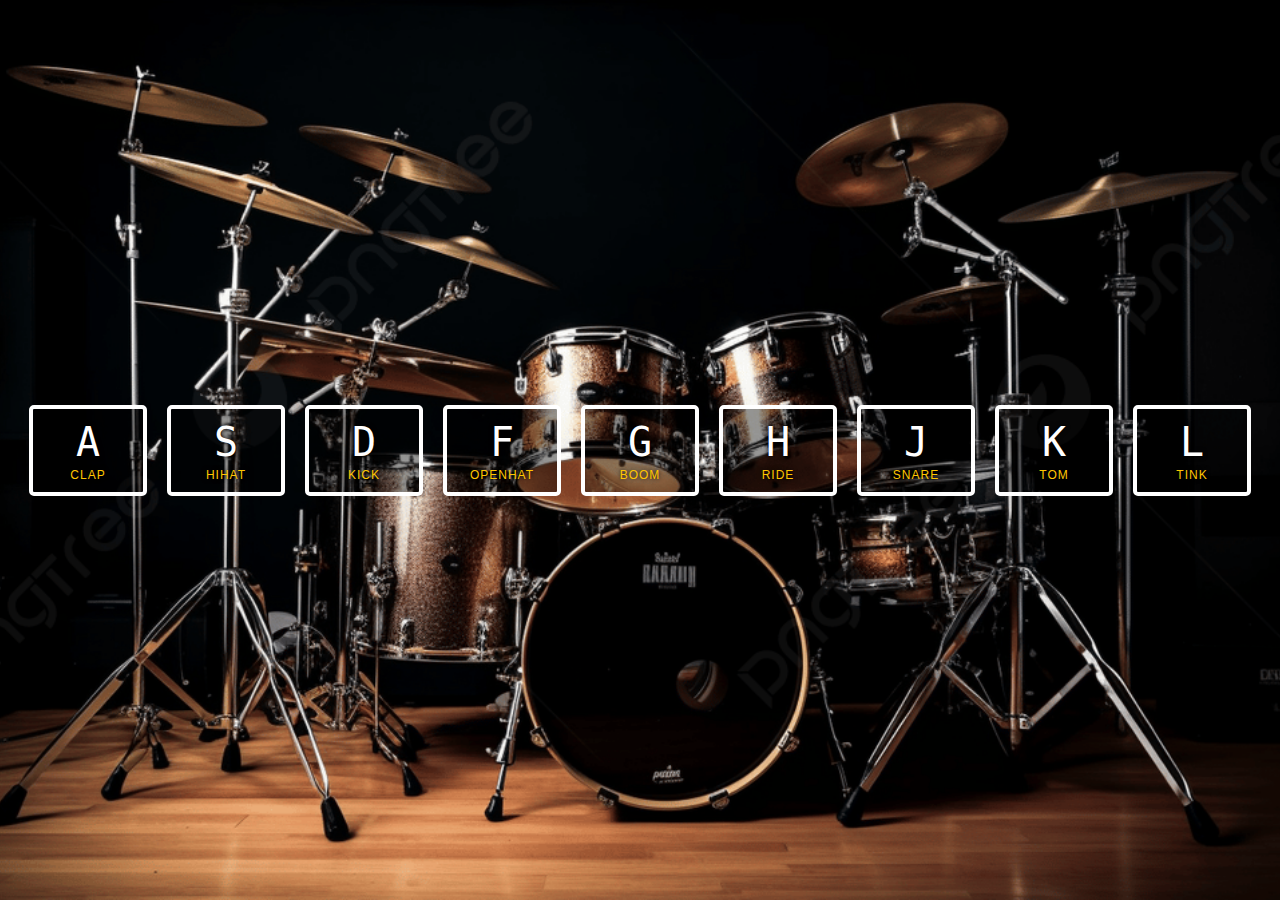
<file: Assignment_2_web/index.html>
<!DOCTYPE html>
<html lang="en">

<head>
  <meta charset="UTF-8">
  <title>JS Drum-Kit</title>
  <link rel="stylesheet" href="styles.css">
</head>

<body>

  <div class="keys">
    <div data-key="65" class="key">
      <kbd>A</kbd>
      <span class="sound">clap</span>
    </div>
    <div data-key="83" class="key">
      <kbd>S</kbd>
      <span class="sound">hihat</span>
    </div>
    <div data-key="68" class="key">
      <kbd>D</kbd>
      <span class="sound">kick</span>
    </div>
    <div data-key="70" class="key">
      <kbd>F</kbd>
      <span class="sound">openhat</span>
    </div>
    <div data-key="71" class="key">
      <kbd>G</kbd>
      <span class="sound">boom</span>
    </div>
    <div data-key="72" class="key">
      <kbd>H</kbd>
      <span class="sound">ride</span>
    </div>
    <div data-key="74" class="key">
      <kbd>J</kbd>
      <span class="sound">snare</span>
    </div>
    <div data-key="75" class="key">
      <kbd>K</kbd>
      <span class="sound">tom</span>
    </div>
    <div data-key="76" class="key">
      <kbd>L</kbd>
      <span class="sound">tink</span>
    </div>
  </div>

  <audio data-key="65" src="C:\Users\hp\Desktop\sounds\clap.wav"></audio>
  <audio data-key="83" src="C:\Users\hp\Desktop\sounds\hihat.wav"></audio>
  <audio data-key="68" src="C:\Users\hp\Desktop\sounds\kick.wav"></audio>
  <audio data-key="70" src="C:\Users\hp\Desktop\sounds\openhat.wav"></audio>
  <audio data-key="71" src="C:\Users\hp\Desktop\sounds\boom.wav"></audio>
  <audio data-key="72" src="C:\Users\hp\Desktop\sounds\ride.wav"></audio>
  <audio data-key="74" src="C:\Users\hp\Desktop\sounds\snare.wav"></audio>
  <audio data-key="75" src="C:\Users\hp\Desktop\sounds\tom.wav"></audio>
  <audio data-key="76" src="C:\Users\hp\Desktop\sounds\tink.wav"></audio>

  <script>
    /** GOAL: When a user opens this page and presses a key that corresponds with
      * one of our div elements, we should play the audio clip associated with
      * the keypress, add a class to the specific element that matches with the keypress,
      * and then remove that class in order to reset the element to it's original state.
      */

    (()=> {
      const playSound = (e) => {
        const soundclip = document.querySelector(`audio[data-key="${e.keyCode}"]`);
        const keyelement = document.querySelector(`.key[data-key="${e.keyCode}"]`);

        if (!soundclip) return undefined; // Stop function from running if key pressed doesn't match up with our elements

        keyelement.classList.add('playing');

        // Ensures that the sound clip always plays from the beginning. Otherwise,
        // if the 'a' key is pressed twice rapidly, the soundclip will only play through
        // once.
        soundclip.currentTime = 0;

        soundclip.play(); // Play sound
      }

      const removeTransition = (e) => {
        // skip if it's not a transform event
        if (e.propertyName !== 'transform') return undefined;
        e.target.classList.remove('playing');
      }

      // Find all elements in the document with a class 'key'
      const keys = document.querySelectorAll('.key');

      // Listen for any `keydown` events that occur on this browser window instance (this page)
      // When a `keydown` event is observered, trigger the `playSound` function, passing in the
      // `keydown` event as the argument (e)
      window.addEventListener('keydown', playSound);

      keys.forEach(key =>
        key.addEventListener(
          'transitionend',
          (e) => removeTransition.call(key, e)
        ));
    })();
  </script>

</body>

</html>
</file>
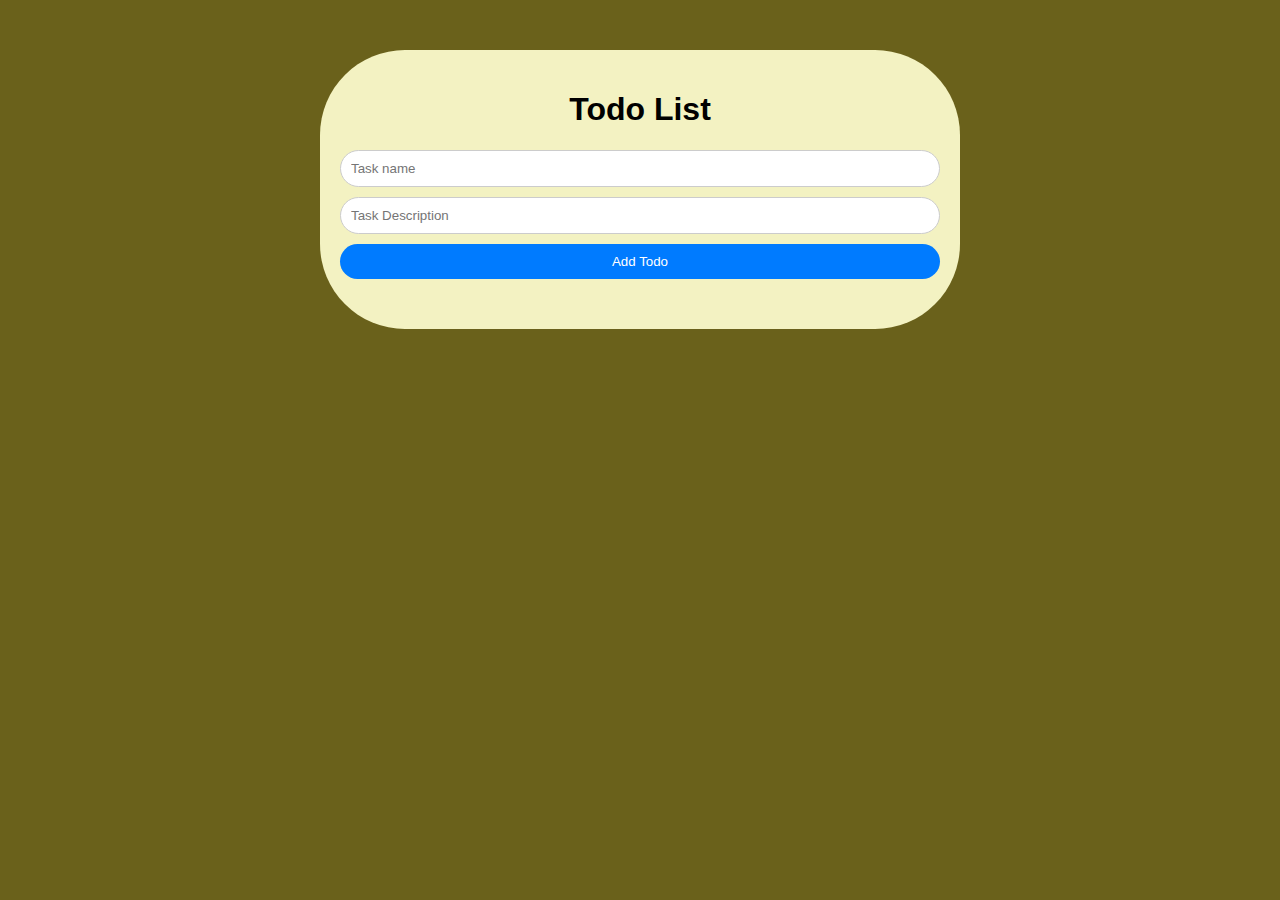
<file: Assignment_1_web/todo.html>
<!DOCTYPE html>
<head>
  <title>Todo List</title>
  <link rel="stylesheet" href="styles.css">
</head>
<body>
  <div class="container">
    <h1>Todo List</h1>
    <form id="todo-form">
      <input type="text" id="title" placeholder="Task name" required>
      <input type="text" id="description" placeholder="Task Description" required>
      <button type="submit">Add Todo</button>
    </form>
    <div id="todos"></div>
  </div>
  <script src="script.js">
  </script>
</body>
</html>
</file>
<file: Assignment_2_web/styles.css>
html {
    font-size: 10px;
    background:url("drums3.jpg") bottom center;
    background-size: cover;
  }
  body,html {
    margin: 0;
    padding: 0;
    font-family: sans-serif;
  }
  
  .keys {
    display:flex;
    flex:1;
    min-height:100vh;
    align-items: center;
    justify-content: center;
  }
  
  .key {
    border:4px solid rgb(255, 255, 255);
    border-radius:5px;
    margin:1rem;
    font-size: 1.5rem;
    padding:1rem .5rem;
    transition:all .07s;
    width:100px;
    text-align: center;
    color:white;
    background:rgba(0,0,0,0.4);
    text-shadow:0 0 5px black;
  }
  
  .playing {
    transform:scale(1.1);
    border-color:#f6ff00;
    box-shadow: 0 0 10px #f6ff00;
  }
  
  kbd {
    display: block;
    font-size: 40px;
  }
  
  .sound {
    font-size: 1.2rem;
    text-transform: uppercase;
    letter-spacing: 1px;
    color:#ffc600;
  }
</file>
<file: Assignment_1_web/styles.css>
body {
  font-family: Roboto, sans-serif;
  background-color:rgb(106, 97, 27);
  margin: 0;
  padding: 0;
}

.container {
  max-width: 600px;
  margin: 50px auto;
  background-color: rgb(243, 242, 194);
  padding: 20px;
  border-radius: 85px;
}

h1 {
  text-align: center;
}

form {
  display: flex;
  flex-direction: column;
  margin-bottom: 20px;
}

input, button {
  margin-bottom: 10px;
  padding: 10px;
  border: 1px solid #ccc;
  border-radius: 25px;
}

button {
  background-color: #007bff;
  color: #fff;
  border: none;
}

button:hover {
  background-color: #0056b3;
}

.todo {
  margin: 10px;
  padding: 10px;
  border: 1px solid #ccc;
  border-radius: 55px;
  background-color: #f9f9f9;
  text-align: center;
}

.todo h3 {
  margin-top: 0;
  color: rgb(0, 0, 0);
}
</file>
